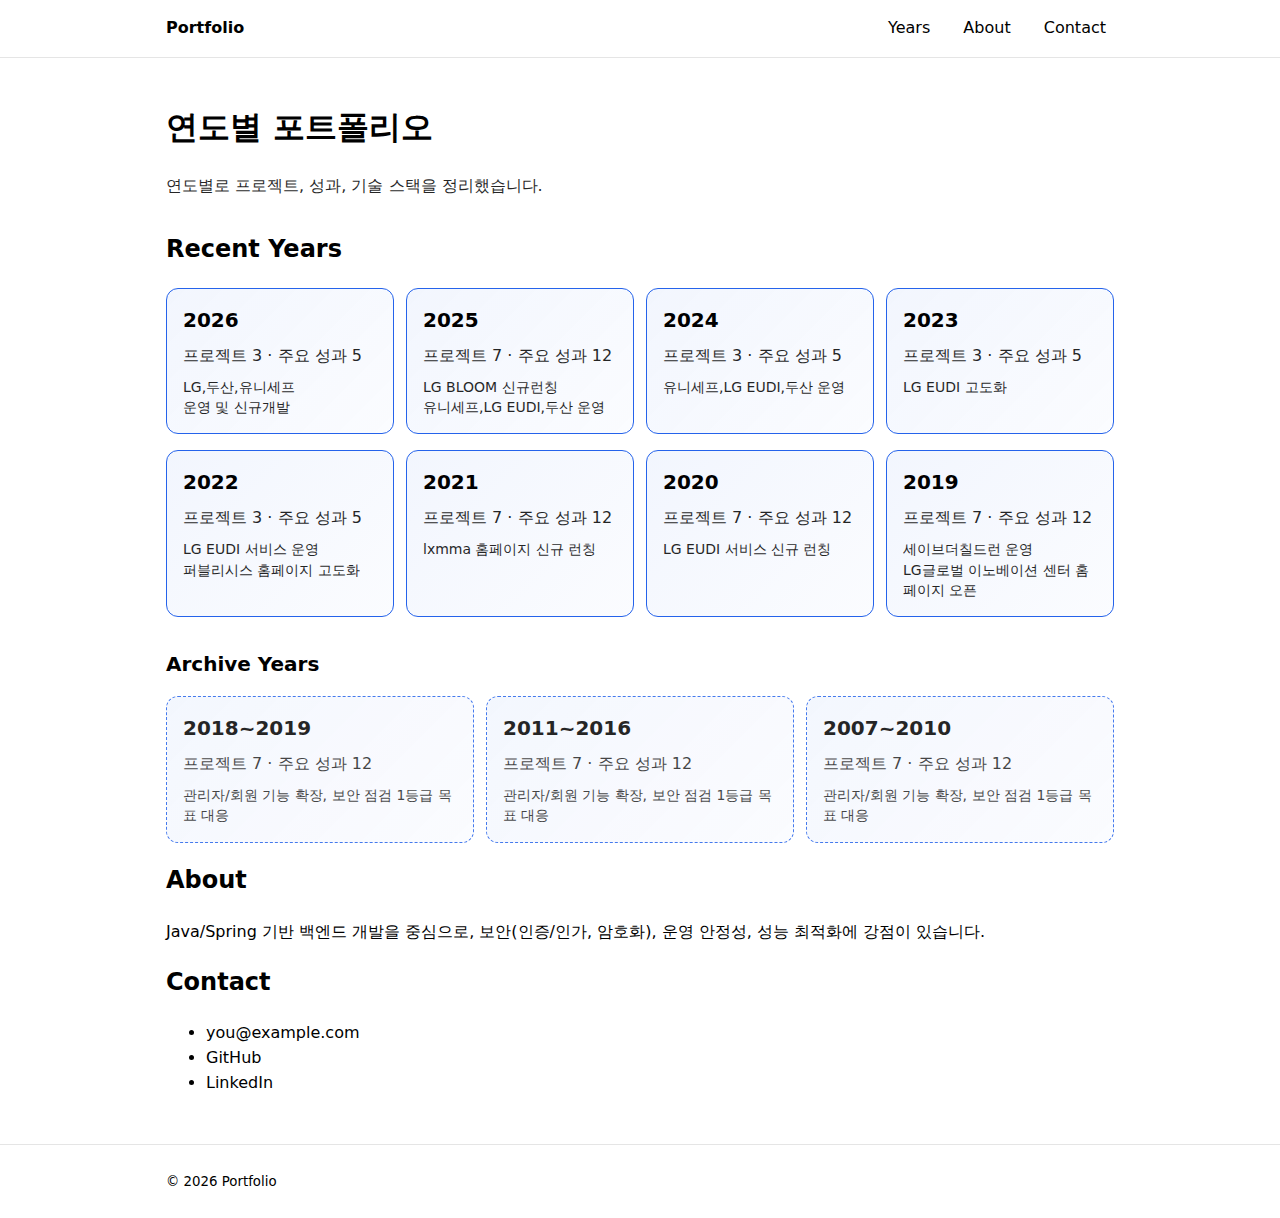
<file: src/main/resources/static/portfolio/index.html>
<!doctype html>
<html lang="ko">
<head>
  <meta charset="utf-8" />
  <meta name="viewport" content="width=device-width, initial-scale=1" />
  <title>포트폴리오 | 연도별 아카이브</title>
  <meta name="description" content="연도별 프로젝트와 성과를 정리한 포트폴리오 아카이브" />
  <link rel="stylesheet" href="./assets/css/base.css" />
</head>

<body>
  <a class="skip-link" href="#content">본문 바로가기</a>

  <header class="site-header">
    <div class="container">
      <p class="site-brand">
        <a href="./index.html" aria-label="포트폴리오 홈">Portfolio</a>
      </p>

      <nav class="site-nav" aria-label="주요 메뉴">
        <a href="./index.html" aria-current="page">Years</a>
        <a href="#about">About</a>
        <a href="#contact">Contact</a>
      </nav>
    </div>
  </header>

  <main id="content" class="container">
    <header class="page-header">
      <h1>연도별 포트폴리오</h1>
      <p class="lead">연도별로 프로젝트, 성과, 기술 스택을 정리했습니다.</p>
    </header>

    <!-- 연도 목록 -->
    <section aria-labelledby="years-title">
      <h2 id="years-title">Recent Years</h2>

      <ol class="year-grid">
        <!-- 예시: 2026 -->
       <li class="year-card year-card--highlight">
          <a class="year-card__link" href="./year-2026.html">
            <h3 class="year-card__title">2026</h3>
            <p class="year-card__meta">프로젝트 3 · 주요 성과 5</p>
            <p class="year-card__desc">LG,두산,유니세프  <br>운영 및 신규개발</p>
          </a>
        </li>

        <!-- 예시: 2025 -->
        <li class="year-card year-card--highlight">
          <a class="year-card__link" href="./year-2025.html">
            <h3 class="year-card__title">2025</h3>
            <p class="year-card__meta">프로젝트 7 · 주요 성과 12</p>
            <p class="year-card__desc">LG BLOOM 신규런칭<br>유니세프,LG EUDI,두산 운영</p>
          </a>
        </li>
		
		<li class="year-card year-card--highlight">
          <a class="year-card__link" href="./year-2026.html">
            <h3 class="year-card__title">2024</h3>
            <p class="year-card__meta">프로젝트 3 · 주요 성과 5</p>
            <p class="year-card__desc">유니세프,LG EUDI,두산 운영</p>
          </a>
        </li>

		<li class="year-card year-card--highlight">
          <a class="year-card__link" href="./year-2026.html">
            <h3 class="year-card__title">2023</h3>
            <p class="year-card__meta">프로젝트 3 · 주요 성과 5</p>
            <p class="year-card__desc">LG EUDI 고도화</p>
          </a>
        </li>
      </ol>
	  
	  <ol class="year-grid">
	        <!-- 예시: 2026 -->
	       <li class="year-card year-card--highlight">
	          <a class="year-card__link" href="./year-2026.html">
	            <h3 class="year-card__title">2022</h3>
	            <p class="year-card__meta">프로젝트 3 · 주요 성과 5</p>
	            <p class="year-card__desc">LG EUDI 서비스 운영 <br>퍼블리시스 홈페이지 고도화</p>
	          </a>
	        </li>

	        <!-- 예시: 2025 -->
	        <li class="year-card year-card--highlight">
	          <a class="year-card__link" href="./year-2025.html">
	            <h3 class="year-card__title">2021</h3>
	            <p class="year-card__meta">프로젝트 7 · 주요 성과 12</p>
	            <p class="year-card__desc">lxmma 홈페이지 신규 런칭</p>
	          </a>
	        </li>
			<li class="year-card year-card--highlight">
	          <a class="year-card__link" href="./year-2025.html">
	            <h3 class="year-card__title">2020</h3>
	            <p class="year-card__meta">프로젝트 7 · 주요 성과 12</p>
	            <p class="year-card__desc">LG EUDI 서비스 신규 런칭</p>
	          </a>
	        </li>
			<li class="year-card year-card--highlight">
	          <a class="year-card__link" href="./year-2025.html">
	            <h3 class="year-card__title">2019</h3>
	            <p class="year-card__meta">프로젝트 7 · 주요 성과 12</p>
	            <p class="year-card__desc">세이브더칠드런 운영 <br>LG글로벌 이노베이션 센터 홈페이지 오픈</p>
	          </a>
	        </li>
	      </ol>
		  
		  <h3 class="years-group-title">Archive Years</h3>
		<ol class="year-grid year-grid--archive">
			<li class="year-card year-card--highlight">
							          <a class="year-card__link" href="./year-2025.html">
						            <h3 class="year-card__title">2018~2019</h3>
							            <p class="year-card__meta">프로젝트 7 · 주요 성과 12</p>
							            <p class="year-card__desc">관리자/회원 기능 확장, 보안 점검 1등급 목표 대응</p>
							          </a>
							        </li>
			<li class="year-card year-card--highlight">
			          <a class="year-card__link" href="./year-2025.html">
			            <h3 class="year-card__title">2011~2016</h3>
			            <p class="year-card__meta">프로젝트 7 · 주요 성과 12</p>
			            <p class="year-card__desc">관리자/회원 기능 확장, 보안 점검 1등급 목표 대응</p>
			          </a>
			        </li>
											
			<li class="year-card year-card--highlight">
		          <a class="year-card__link" href="./year-2025.html">
		            <h3 class="year-card__title">2007~2010</h3>
		            <p class="year-card__meta">프로젝트 7 · 주요 성과 12</p>
		            <p class="year-card__desc">관리자/회원 기능 확장, 보안 점검 1등급 목표 대응</p>
		          </a>
		        </li>
		  </ol>
	  
    </section>

    <!-- About -->
    <section id="about" aria-labelledby="about-title">
      <h2 id="about-title">About</h2>
      <p>
        Java/Spring 기반 백엔드 개발을 중심으로, 보안(인증/인가, 암호화), 운영 안정성, 성능 최적화에 강점이 있습니다.
      </p>
    </section>

    <!-- Contact -->
    <section id="contact" aria-labelledby="contact-title">
      <h2 id="contact-title">Contact</h2>
      <ul class="contact-list">
        <li><a href="mailto:you@example.com">you@example.com</a></li>
        <li><a href="#" rel="me">GitHub</a></li>
        <li><a href="#" rel="me">LinkedIn</a></li>
      </ul>
    </section>
  </main>

  <footer class="site-footer">
    <div class="container">
      <small>© <span id="year-now">2026</span> Portfolio</small>
    </div>
  </footer>
</body>
</html>
</file>
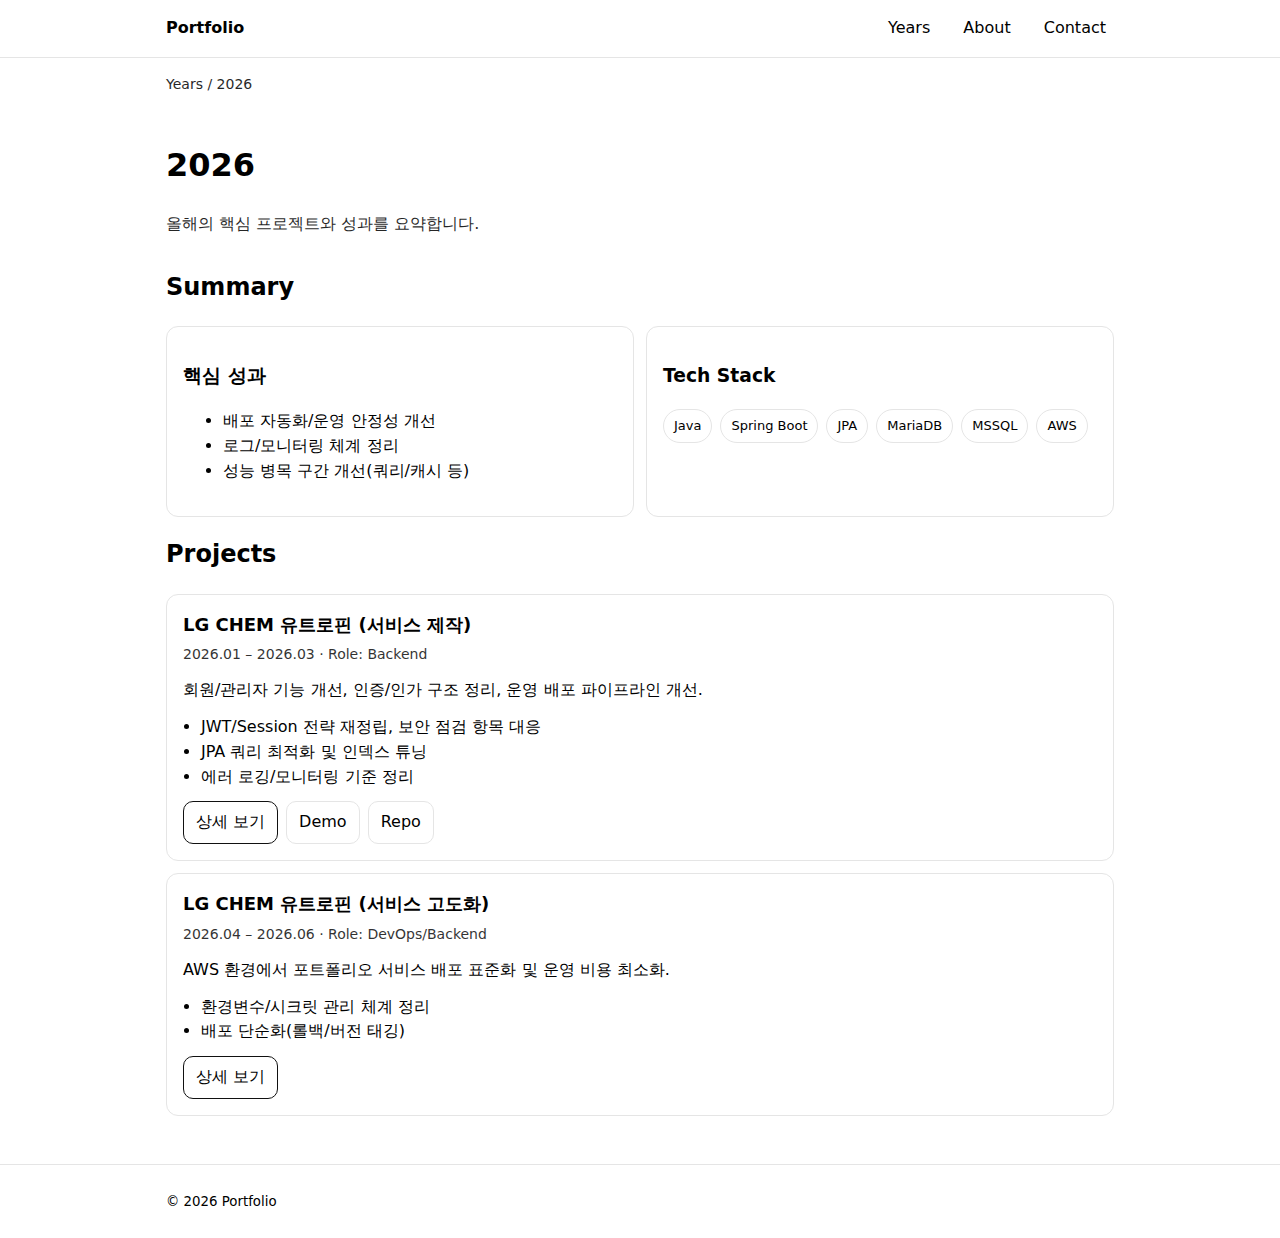
<file: src/main/resources/static/portfolio/year-2026.html>
<!doctype html>
<html lang="ko">
<head>
  <meta charset="utf-8" />
  <meta name="viewport" content="width=device-width, initial-scale=1" />
  <title>2026 포트폴리오</title>
  <meta name="description" content="2026년 프로젝트와 성과 요약" />
  <link rel="stylesheet" href="./assets/css/base.css" />
</head>

<body>
  <a class="skip-link" href="#content">본문 바로가기</a>

  <header class="site-header">
    <div class="container">
      <p class="site-brand"><a href="./index.html">Portfolio</a></p>
      <nav class="site-nav" aria-label="주요 메뉴">
        <a href="./index.html">Years</a>
        <a href="./index.html#about">About</a>
        <a href="./index.html#contact">Contact</a>
      </nav>
    </div>
  </header>

  <main id="content" class="container">
    <nav aria-label="빵부스러기" class="breadcrumb">
      <a href="./index.html">Years</a>
      <span aria-hidden="true">/</span>
      <span aria-current="page">2026</span>
    </nav>

    <header class="page-header">
      <h1>2026</h1>
      <p class="lead">올해의 핵심 프로젝트와 성과를 요약합니다.</p>
    </header>

    <!-- 연도 요약 -->
    <section aria-labelledby="summary-title" class="summary">
      <h2 id="summary-title">Summary</h2>

      <div class="summary-grid">
        <div class="summary-card">
          <h3>핵심 성과</h3>
          <ul>
            <li>배포 자동화/운영 안정성 개선</li>
            <li>로그/모니터링 체계 정리</li>
            <li>성능 병목 구간 개선(쿼리/캐시 등)</li>
          </ul>
        </div>

        <div class="summary-card">
          <h3>Tech Stack</h3>
          <ul class="tag-list" aria-label="기술 태그">
            <li class="tag">Java</li>
            <li class="tag">Spring Boot</li>
            <li class="tag">JPA</li>
            <li class="tag">MariaDB</li>
			<li class="tag">MSSQL</li>
            <li class="tag">AWS</li>
          </ul>
        </div>
      </div>
    </section>

    <!-- 프로젝트 목록 -->
    <section aria-labelledby="projects-title">
      <h2 id="projects-title">Projects</h2>

      <div class="project-list">
        <article class="project-card" data-type="backend" data-skill="spring,jpa,aws">
          <header class="project-card__header">
            <h3 class="project-card__title">
              LG CHEM 유트로핀 (서비스 제작)
            </h3>
            <p class="project-card__meta">
              <time datetime="2026-01">2026.01</time> – <time datetime="2026-03">2026.03</time>
              · Role: Backend
            </p>
          </header>

          <p class="project-card__desc">
            회원/관리자 기능 개선, 인증/인가 구조 정리, 운영 배포 파이프라인 개선.
          </p>

          <ul class="project-card__bullets">
            <li>JWT/Session 전략 재정립, 보안 점검 항목 대응</li>
            <li>JPA 쿼리 최적화 및 인덱스 튜닝</li>
            <li>에러 로깅/모니터링 기준 정리</li>
          </ul>

          <footer class="project-card__footer">
            <a class="btn" href="./projects/project-a.html">상세 보기</a>
            <a class="btn btn--ghost" href="#" target="_blank" rel="noreferrer">Demo</a>
            <a class="btn btn--ghost" href="#" target="_blank" rel="noreferrer">Repo</a>
          </footer>
        </article>

        <article class="project-card" data-type="infra" data-skill="aws,ci-cd">
          <header class="project-card__header">
            <h3 class="project-card__title">LG CHEM 유트로핀 (서비스 고도화)</h3>
            <p class="project-card__meta">
              <time datetime="2026-04">2026.04</time> – <time datetime="2026-06">2026.06</time>
              · Role: DevOps/Backend
            </p>
          </header>

          <p class="project-card__desc">
            AWS 환경에서 포트폴리오 서비스 배포 표준화 및 운영 비용 최소화.
          </p>

          <ul class="project-card__bullets">
            <li>환경변수/시크릿 관리 체계 정리</li>
            <li>배포 단순화(롤백/버전 태깅)</li>
          </ul>

          <footer class="project-card__footer">
            <a class="btn" href="./projects/project-b.html">상세 보기</a>
          </footer>
        </article>
      </div>
    </section>
  </main>

  <footer class="site-footer">
    <div class="container">
      <small>© 2026 Portfolio</small>
    </div>
  </footer>
</body>
</html>
</file>
<file: src/main/resources/static/portfolio/assets/css/base.css>
/* base.css */
* { box-sizing: border-box; }
html, body { margin: 0; padding: 0; }
body { font-family: system-ui, -apple-system, "Segoe UI", Roboto, "Noto Sans KR", sans-serif; line-height: 1.55; }
a { color: inherit; text-decoration: none; }
a:hover { text-decoration: underline; }

.container { width: min(100%, 980px); margin: 0 auto; padding: 0 16px; }

.skip-link {
  position: absolute; left: -9999px; top: 0;
}
.skip-link:focus {
  left: 16px; top: 16px; background: #fff; padding: 8px 12px; border: 1px solid #000;
}

.year-card__link .year-card__desc {
  font-size: 14px;
  line-height: 1.45;
}

.site-header, .site-footer { border-bottom: 1px solid #e5e5e5; }
.site-footer { border-top: 1px solid #e5e5e5; border-bottom: 0; margin-top: 48px; padding: 24px 0; }
.site-header .container { display: flex; align-items: center; justify-content: space-between; padding: 16px; }
.site-brand { margin: 0; font-weight: 700; }
.site-nav a { margin-left: 12px; padding: 6px 8px; }
.page-header { padding: 24px 0 12px; }
.lead { margin: 8px 0 0; opacity: .85; }

.year-grid { list-style: none; padding: 0; margin: 16px 0 0; display: grid; gap: 12px; grid-template-columns: repeat(auto-fit, minmax(220px, 1fr)); }
.year-card { border: 1px solid #e5e5e5; border-radius: 12px; overflow: hidden; }
.year-card__link { display: block; padding: 16px; }
.year-card__title { margin: 0; font-size: 20px; }
.year-card__meta, .year-card__desc { margin: 8px 0 0; opacity: .85; }

.summary-grid { display: grid; gap: 12px; grid-template-columns: repeat(auto-fit, minmax(260px, 1fr)); }
.summary-card { border: 1px solid #e5e5e5; border-radius: 12px; padding: 16px; }

.tag-list { list-style: none; padding: 0; margin: 0; display: flex; flex-wrap: wrap; gap: 8px; }
.tag { border: 1px solid #e5e5e5; border-radius: 999px; padding: 6px 10px; font-size: 13px; }

.project-list { display: grid; gap: 12px; }
.project-card { border: 1px solid #e5e5e5; border-radius: 12px; padding: 16px; }
.project-card__title { margin: 0; font-size: 18px; }
.project-card__meta { margin: 6px 0 0; opacity: .8; font-size: 14px; }
.project-card__desc { margin: 12px 0 0; }
.project-card__bullets { margin: 12px 0 0; padding-left: 18px; }
.project-card__footer { margin-top: 12px; display: flex; gap: 8px; flex-wrap: wrap; }

.btn { display: inline-block; border: 1px solid #111; border-radius: 10px; padding: 8px 12px; }
.btn--ghost { border-color: #e5e5e5; }
.breadcrumb { margin-top: 16px; opacity: .85; font-size: 14px; }

.year-card--highlight {
  border-color: #2563eb;           /* blue-600 */
  background: linear-gradient(
    135deg,
    rgba(37, 99, 235, 0.06),
    rgba(37, 99, 235, 0.02)
  );
}



.year-card__link:hover,
.year-card__link:focus-visible {
  outline: none;
}

.year-card--highlight .year-card__link:hover,
.year-card--highlight .year-card__link:focus-visible {
  background: linear-gradient(
    135deg,
    rgba(37, 99, 235, 0.18),
    rgba(37, 99, 235, 0.08)
  );
  box-shadow:
    0 10px 28px rgba(37, 99, 235, 0.25),
    0 0 0 2px rgba(37, 99, 235, 0.35);
  transform: translateY(-2px);
}

.year-card--highlight .year-card__link:active {
  transform: translateY(0);
  background: rgba(37, 99, 235, 0.25);
  box-shadow:
    0 6px 14px rgba(37, 99, 235, 0.35);
}

@media (hover: none) {
  .year-card--highlight .year-card__link:active {
    background: rgba(37, 99, 235, 0.22);
  }
}

.year-grid--compact {
  grid-template-columns: repeat(auto-fit, minmax(140px, 1fr));
}

.year-card--simple {
  padding: 10px;
}

.year-card--simple .year-card__desc {
  display: none;
}

.years-group-title {
  margin: 32px 0 12px;
  font-size: 20px;
  font-weight: 700;
}

.year-grid--archive .year-card {
  opacity: 0.85;
  border-style: dashed;
}


@media (max-width: 480px) {
  .year-card__desc {
    font-size: 13px;
    line-height: 1.4;
  }
}
</file>
